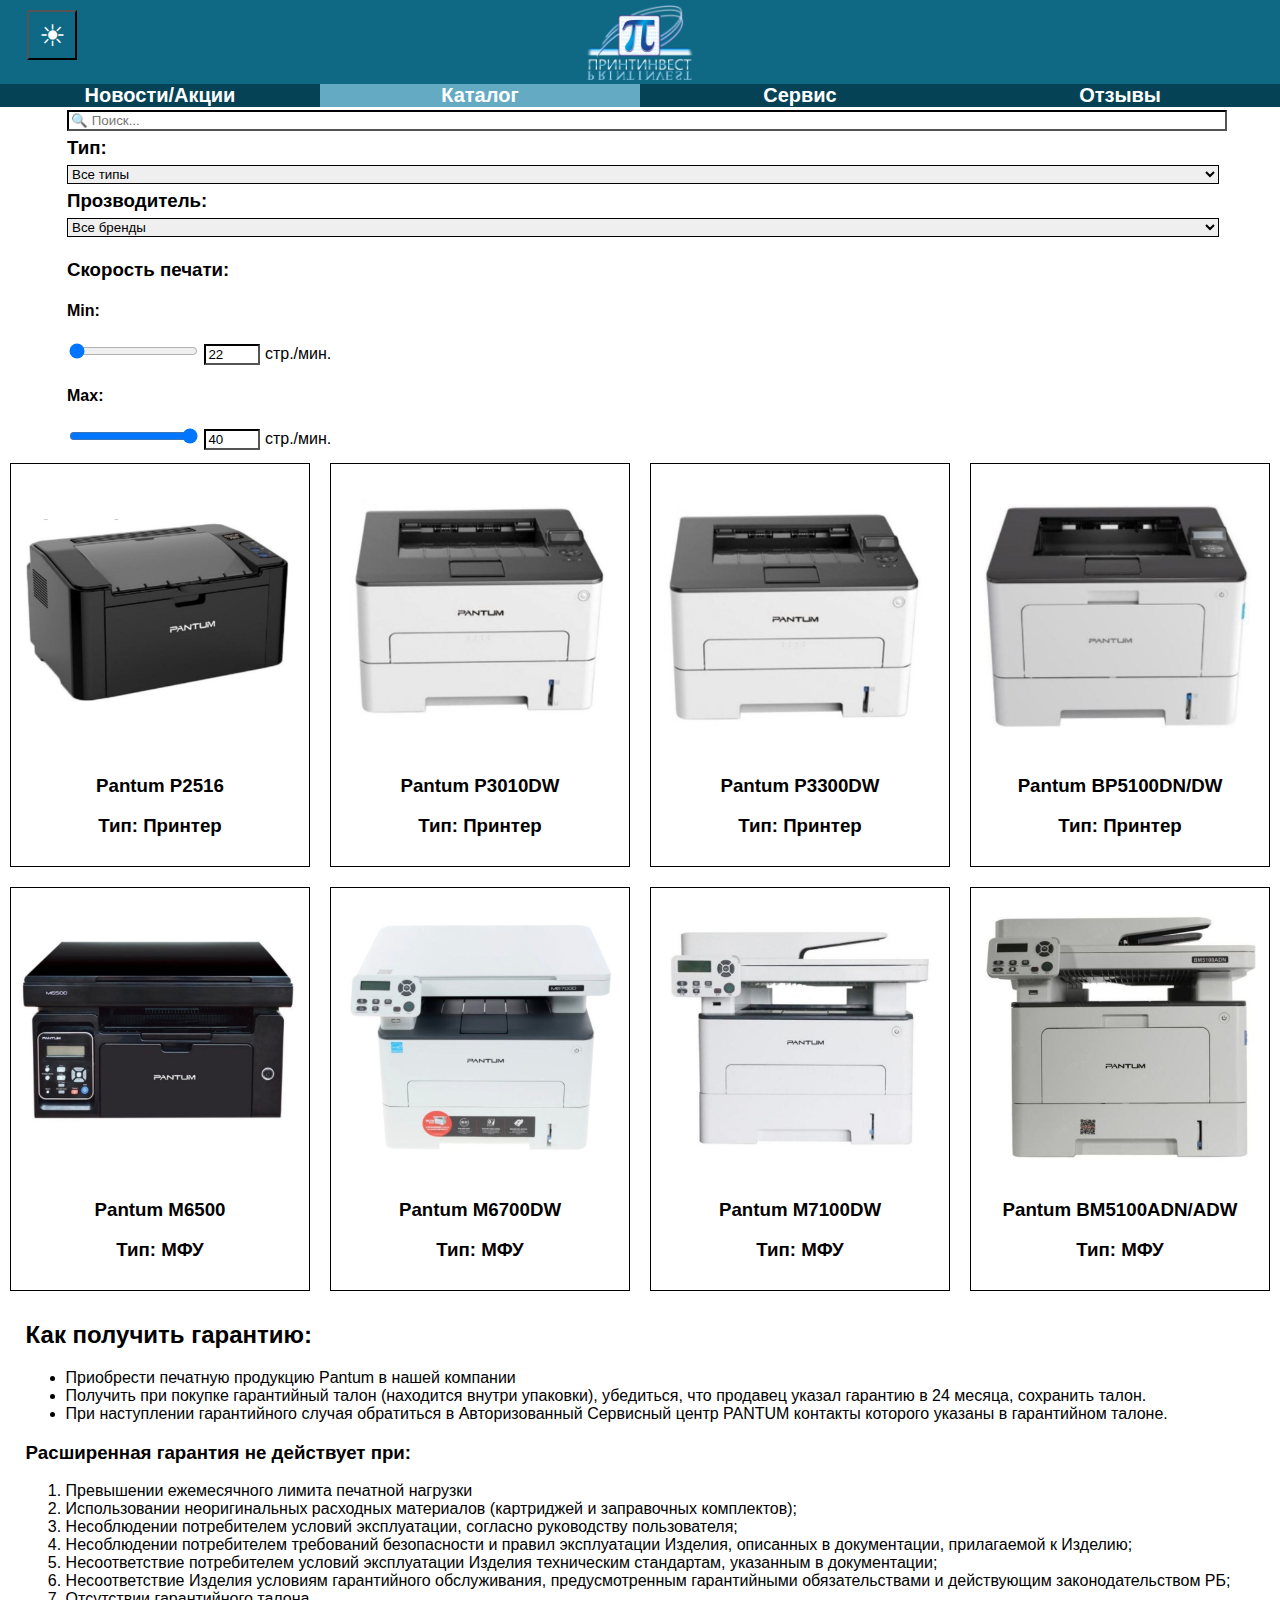
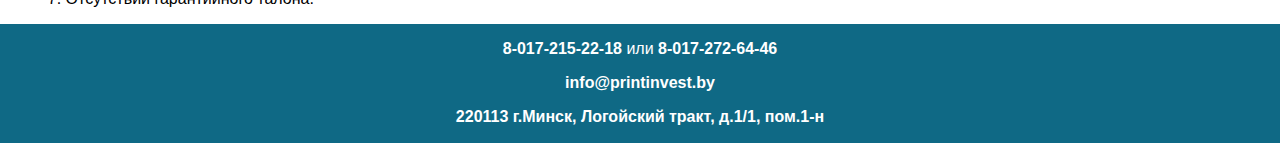
<file: html/catalog.html>
<!DOCTYPE html>
<html lang="rus">

<head>
    <meta charset="UTF-8">
    <meta name="viewport" content="width=device-width, initial-scale=1.0">
    <title>Каталог Принтинвест</title>
    <link href="/css/main.css" rel="stylesheet">
    <link href="/css/catalog.css" rel="stylesheet">
    <link rel="icon" type="image/x-icon" href="/assets/pi.svg">
    <script src="/js/main.js"></script>
</head>

<body>
    <header>
        <a href="/index.html">
            <img src="/assets/LOGO-WHITEpng.png" class="logo">
        </a>
        <button id="theme-toggle-button" style="float: right;">тема</button>
        <nav class="navDesctop">
            <ul>
                <li class="news"><a href="/html/news.html">Новости/Акции</a>
                    <ul class="dropdown">
                        <li><a href="/html/news.html#galery">Рекомендации</a></li>
                        <li><a href="/html/news.html#fistdiv">Новости</a></li>
                        <li><a href="/html/news.html#secdiv">Акции</a></li>
                    </ul>
                </li>
                <li class="catalog">
                    <a href="/html/catalog.html">Каталог</a>
                </li>
                <li class="serv"><a href="/html/serv.html">Сервис</a>
                    <ul class="dropdown">
                        <li><a href="/html/serv.html#services">Услуги</a></li>
                        <li><a href="/html/serv.html#sertTor">Сертификаты торговые</a></li>
                        <li><a href="/html/serv.html#sertEng">Сертификаты инженеров </a></li>
                    </ul>
                </li>
                <li class="mar"><a href="/html/mark.html">Отзывы</a>
                </li>
            </ul>
        </nav>
        <nav class="navMob">
            <ul>
                <li class="news"><a href="/html/news.html">Новости/Акции</a>
                    <ul>
                        <li><a href="/html/news.html#galery">Рекомендации</a></li>
                        <li><a href="/html/news.html#fistdiv">Новости</a></li>
                        <li><a href="/html/news.html#secdiv">Акции</a></li>
                    </ul>
                </li>
                <li class="catalog">
                    <a href="/html/catalog.html">Каталог</a>
                </li>
                <li class="serv"><a href="/html/serv.html">Сервис</a>
                    <ul>
                        <li><a href="/html/serv.html#services">Услуги</a></li>
                        <li><a href="/html/serv.html#sertTor">Сертификаты торговые</a></li>
                        <li><a href="/html/serv.html#sertEng">Сертификаты инженеров </a></li>
                    </ul>
                </li>
                <li class="mar"><a href="/html/mark.html">Отзывы</a>
                </li>
            </ul>
        </nav>
    </header>
    <section class="serchANDfilt">
        <input type="text" id="searchInput" placeholder="🔍 Поиск...">
        <h3>Тип:</h3>
        <select id="typeFilter">
            <option value="">Все типы</option>
        </select>
        <h3>Прозводитель:</h3>
        <select id="makerFilter">
            <option value="">Все бренды</option>
        </select>
        <div class="speed-filter">
            <h3>Скорость печати:</h3>
            <h4>Min:</h4>
            <input type="range" id="minSpeed" min="0" max="100" value="0">
            <input type="number" id="minSpeedValue" min="0" max="100" value="0">
            <span>стр./мин.</span>
            <h4>Max:</h4>
            <input type="range" id="maxSpeed" min="0" max="100" value="100">
            <input type="number" id="maxSpeedValue" min="0" max="100" value="100">
            <span>стр./мин.</span>
        </div>
    </section>
    <section class="items-list">
    </section>
    <section class="guarantee-info" style="margin-left: 2%; margin-right: 2%;">
        <h2>Как получить гарантию:</h2>
        <ul>
            <li>Приобрести печатную продукцию Pantum в нашей компании</li>
            <li>Получить при покупке гарантийный талон (находится внутри упаковки), убедиться, что продавец указал
                гарантию в 24 месяца, сохранить талон.</li>
            <li>При наступлении гарантийного случая обратиться в Авторизованный Сервисный центр PANTUM контакты которого
                указаны в гарантийном талоне.</li>
        </ul>
        <h3>Расширенная гарантия не действует при:</h3>
        <ol>
            <li>Превышении ежемесячного лимита печатной нагрузки</li>
            <li>Использовании неоригинальных расходных материалов (картриджей и заправочных комплектов);</li>
            <li>Несоблюдении потребителем условий эксплуатации, согласно руководству пользователя;</li>
            <li>Несоблюдении потребителем требований безопасности и правил эксплуатации Изделия, описанных в
                документации, прилагаемой к Изделию;</li>
            <li>Несоответствие потребителем условий эксплуатации Изделия техническим стандартам, указанным в
                документации;</li>
            <li>Несоответствие Изделия условиям гарантийного обслуживания, предусмотренным гарантийными обязательствами
                и действующим законодательством РБ;</li>
            <li>Отсутствии гарантийного талона.</li>
        </ol>
    </section>
    <footer>
        <p><a href="tel:80172152218">8-017-215-22-18</a> или <a href="tel:80172726446">8-017-272-64-46</a></p>
        <p><a href="mailto:info@printinvest.by">info@printinvest.by</a></p>
        <p><a href="https://maps.app.goo.gl/qGG9mgWPc4FnUMt97">220113 г.Минск, Логойский тракт, д.1/1, пом.1-н</a></p>
    </footer>
    <script src="/js/fetch.js"></script>
</body>

</html>
</file>
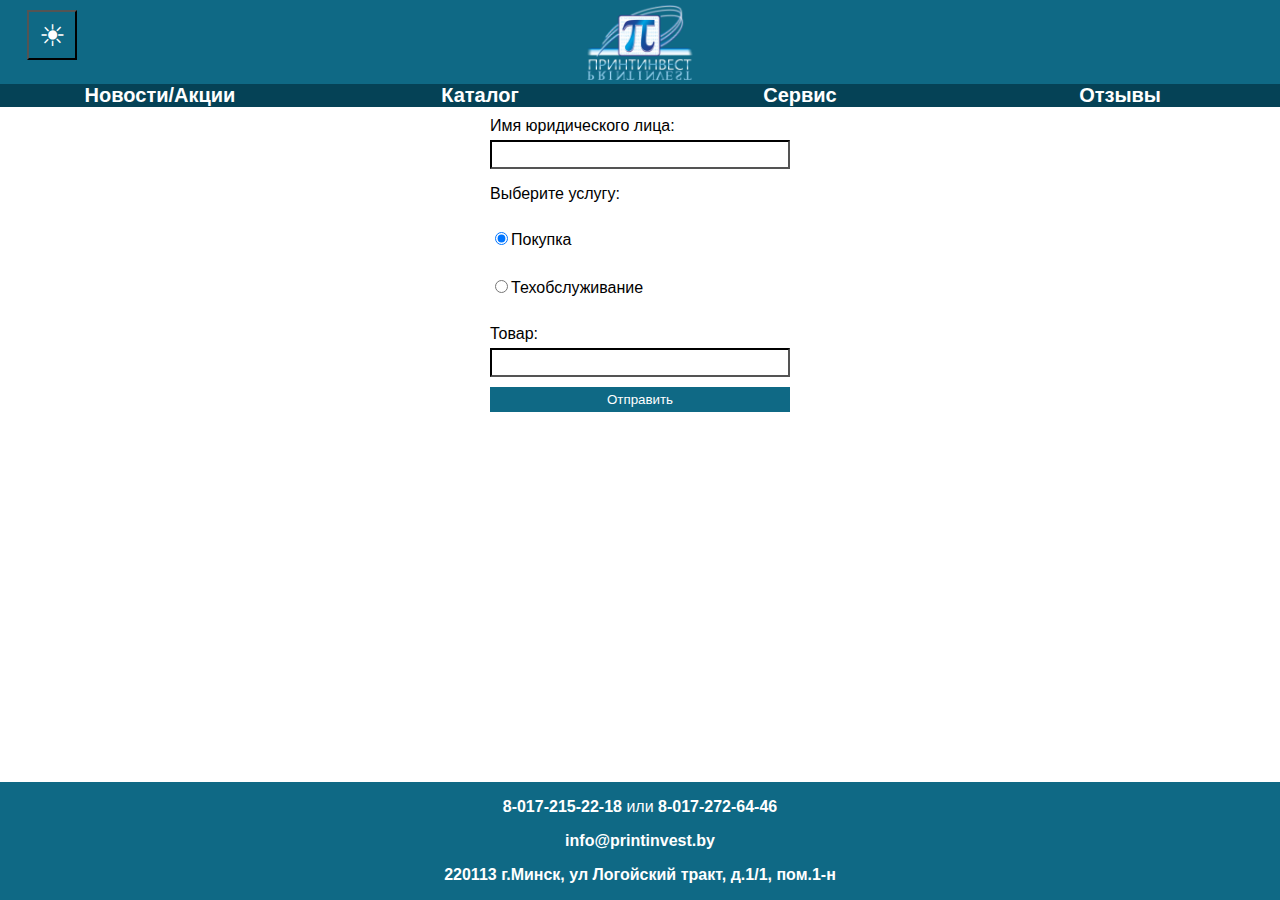
<file: html/form.html>
<!DOCTYPE html>
<html lang="en">

<head>
    <meta charset="UTF-8">
    <meta name="viewport" content="width=device-width, initial-scale=1.0">
    <title>Форма для письма</title>
    <link href="/css/main.css" rel="stylesheet">
    <link href="/css/form.css" rel="stylesheet">
    <link rel="icon" type="image/x-icon" href="/assets/pi.svg">
    <script src="/js/main.js"></script>
    <script src="/js/form.js"></script>
</head>

<body>
    <header>
        <a href="/html/main.html">
            <img src="/assets/LOGO-WHITEpng.png" class="logo">
        </a>
        <button id="theme-toggle-button" style="float: right;">тема</button>
        <nav class="navDesctop">
            <ul>
                <li class="news"><a href="/html/news.html">Новости/Акции</a>
                    <ul class="dropdown">
                        <li><a href="/html/news.html#galery">Рекомендации</a></li>
                        <li><a href="/html/news.html#fistdiv">Новости</a></li>
                        <li><a href="/html/news.html#secdiv">Акции</a></li>
                    </ul>
                </li>
                <li class="catalog">
                    <a href="/html/catalog.html">Каталог</a>
                </li>
                <li class="serv"><a href="/html/serv.html">Сервис</a>
                    <ul class="dropdown">
                        <li><a href="/html/serv.html#services">Услуги</a></li>
                        <li><a href="/html/serv.html#sertTor">Сертификаты торговые</a></li>
                        <li><a href="/html/serv.html#sertEng">Сертификаты инженеров </a></li>
                    </ul>
                </li>
                <li class="mar"><a href="/html/mark.html">Отзывы</a>
                </li>
            </ul>
        </nav>
        <nav class="navMob">
            <ul>
                <li class="news"><a href="/html/news.html">Новости/Акции</a>
                    <ul>
                        <li><a href="/html/news.html#galery">Рекомендации</a></li>
                        <li><a href="/html/news.html#fistdiv">Новости</a></li>
                        <li><a href="/html/news.html#secdiv">Акции</a></li>
                    </ul>
                </li>
                <li class="catalog">
                    <a href="/html/catalog.html">Каталог</a>
                </li>
                <li class="serv"><a href="/html/serv.html">Сервис</a>
                    <ul>
                        <li><a href="/html/serv.html#services">Услуги</a></li>
                        <li><a href="/html/serv.html#sertTor">Сертификаты торговые</a></li>
                        <li><a href="/html/serv.html#sertEng">Сертификаты инженеров </a></li>
                    </ul>
                </li>
                <li class="mar"><a href="/html/mark.html">Отзывы</a>
                </li>
            </ul>
        </nav>
    </header>
    <form id="serviceForm">
        <label for="companyName">Имя юридического лица:</label>
        <input type="text" id="companyName" name="companyName" required>



        <p>Выберите услугу:</p>

        <label for="purchase"><input type="radio" id="purchase" name="service" value="purchase" checked
                required>Покупка</label><br>

        <label for="maintenance"> <input type="radio" id="maintenance" name="service"
                value="maintenance">Техобслуживание</label><br>

        <label for="product">Товар:</label>
        <input type="text" id="product" name="product" required>

        <button type="submit">Отправить</button>
    </form>
    <footer>
        <p><a href="tel:80172152218">8-017-215-22-18</a> или <a href="tel:80172726446">8-017-272-64-46</a></p>
        <p><a href="mailto:info@printinvest.by">info@printinvest.by</a></p>
        <p><a href="https://maps.app.goo.gl/qGG9mgWPc4FnUMt97">220113 г.Минск, ул Логойский тракт, д.1/1, пом.1-н</a></p>
    </footer>
</body>

</html>
</file>
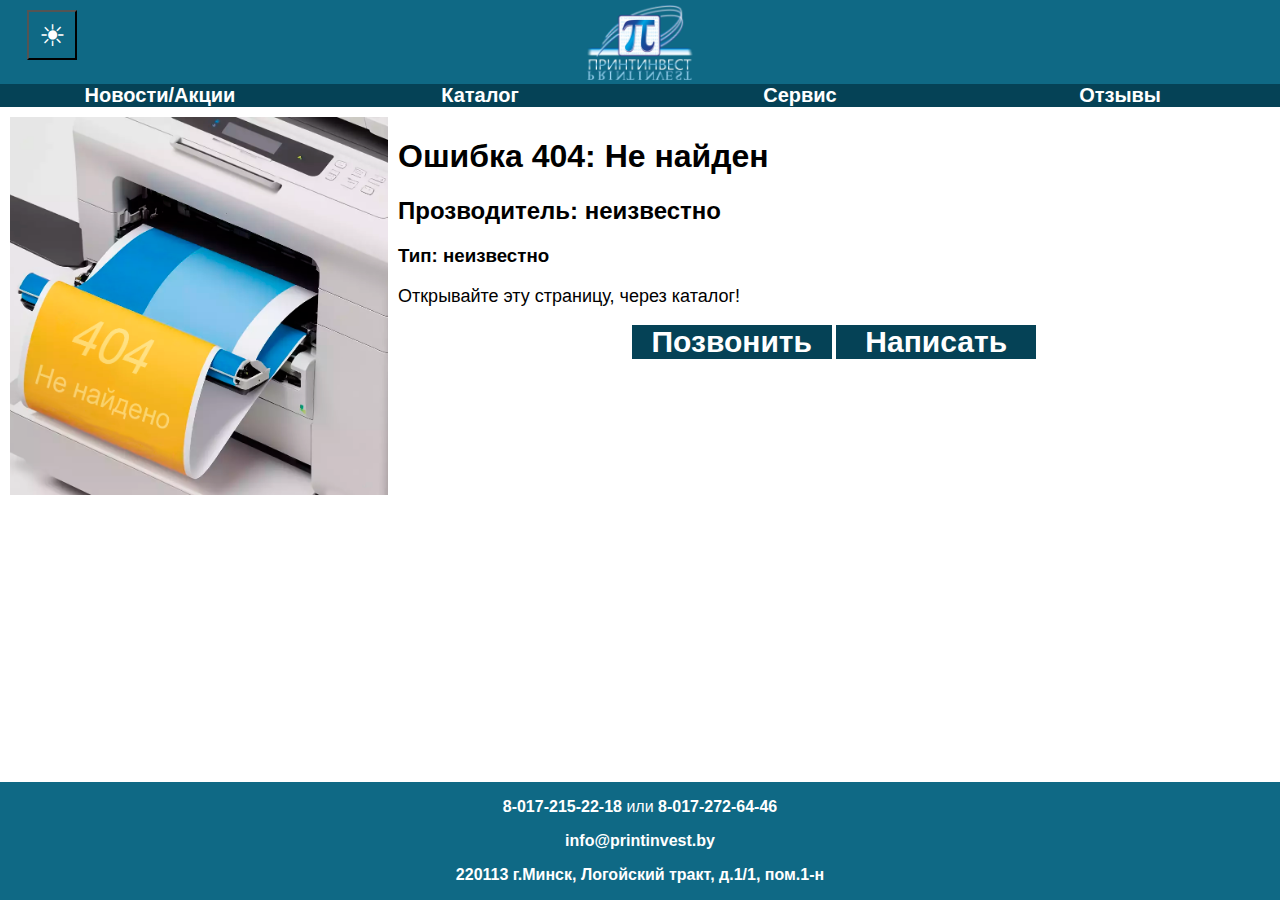
<file: html/item.html>
<!DOCTYPE html>
<html lang="en">

<head>
    <meta charset="UTF-8">
    <meta name="viewport" content="width=device-width, initial-scale=1.0">
    <title>Имя</title>
    <link rel="stylesheet" href="/css/main.css">
    <link rel="icon" type="image/x-icon" href="/assets/pi.svg">
    <script src="/js/main.js"></script>
    <style>
        .info{
            margin: 10px;

        }
        .info img {
            object-fit: contain;
            aspect-ratio: 1 / 1;
            float: left;
            margin-right: 10px;
            width: 30%;
            min-width: 200px;
        }
        .info a{
            background-color: #054256;
            display: inline-block;
            width: 200px;
            font-size: 30px;
            text-align: center;
            margin-bottom: 10px;
        }
        .info p{
            text-align: justify;
            font-size: large;
        }
        .info div{
            text-align: center;
        }
        html, body {
    height: 100%;
    margin: 0;
    display: flex;
    flex-direction: column;
}

.info {
    flex-grow: 1;
    /* Другие стили */
}
    </style>
<script src = "/js/item.js"></script>

</head>

<body>
    <header>
        <a href="/index.html">
            <img src="/assets/LOGO-WHITEpng.png" class="logo">
        </a>
        <button id="theme-toggle-button" style="float: right;">тема</button>
        <nav class="navDesctop">
            <ul>
                <li class="news"><a href="/html/news.html">Новости/Акции</a>
                    <ul class="dropdown">
                        <li><a href="/html/news.html#galery">Рекомендации</a></li>
                        <li><a href="/html/news.html#fistdiv">Новости</a></li>
                        <li><a href="/html/news.html#secdiv">Акции</a></li>
                    </ul>
                </li>
                <li class="catalog">
                    <a href="/htmlg/catalog.html">Каталог</a>
                </li>
                <li class="serv"><a href="/html/serv.html">Сервис</a>
                    <ul class="dropdown">
                        <li><a href="/html/serv.html#services">Услуги</a></li>
                        <li><a href="/html/serv.html#sertTor">Сертификаты торговые</a></li>
                        <li><a href="/html/serv.html#sertEng">Сертификаты инженеров </a></li>
                    </ul>
                </li>
                <li class="mar"><a href="/html/mark.html">Отзывы</a>
                </li>
            </ul>
        </nav>
        <nav class="navMob">
            <ul>
                <li class="news"><a href="/html/news.html">Новости/Акции</a>
                    <ul>
                        <li><a href="/html/news.html#galery">Рекомендации</a></li>
                        <li><a href="/html/news.html#fistdiv">Новости</a></li>
                        <li><a href="/html/news.html#secdiv">Акции</a></li>
                    </ul>
                </li>
                <li class="catalog">
                    <a href="/html/catalog.html">Каталог</a>
                </li>
                <li class="serv"><a href="/html/serv.html">Сервис</a>
                    <ul>
                        <li><a href="/html/serv.html#services">Услуги</a></li>
                        <li><a href="/html/serv.html#sertTor">Сертификаты торговые</a></li>
                        <li><a href="/html/serv.html#sertEng">Сертификаты инженеров </a></li>
                    </ul>
                </li>
                <li class="mar"><a href="/html/mark.html">Отзывы</a>
                </li>
            </ul>
        </nav>
    </header>
    <section class="info">
        <img src="/assets/erorr 404.png" class="image">
        <h1 class="name">Ошибка 404: Не найден</h1>
        <h2 class="maker">Прозводитель: неизвестно</h2>
        <h3 class="type">Тип: неизвестно</h3>
        <p class="about">Открывайте эту страницу, через каталог!</p>
        <div>
        <a href="tel:80172152218">Позвонить</a>
        <a class="mail">Написать</a>
        </div>
    </section>
    <footer>
        <p><a href="tel:80172152218">8-017-215-22-18</a> или <a href="tel:80172726446">8-017-272-64-46</a></p>
        <p><a href="mailto:info@printinvest.by">info@printinvest.by</a></p>
        <p><a href="https://maps.app.goo.gl/qGG9mgWPc4FnUMt97">220113 г.Минск, Логойский тракт, д.1/1, пом.1-н</a></p>
    </footer>
</body>

</html>
</file>
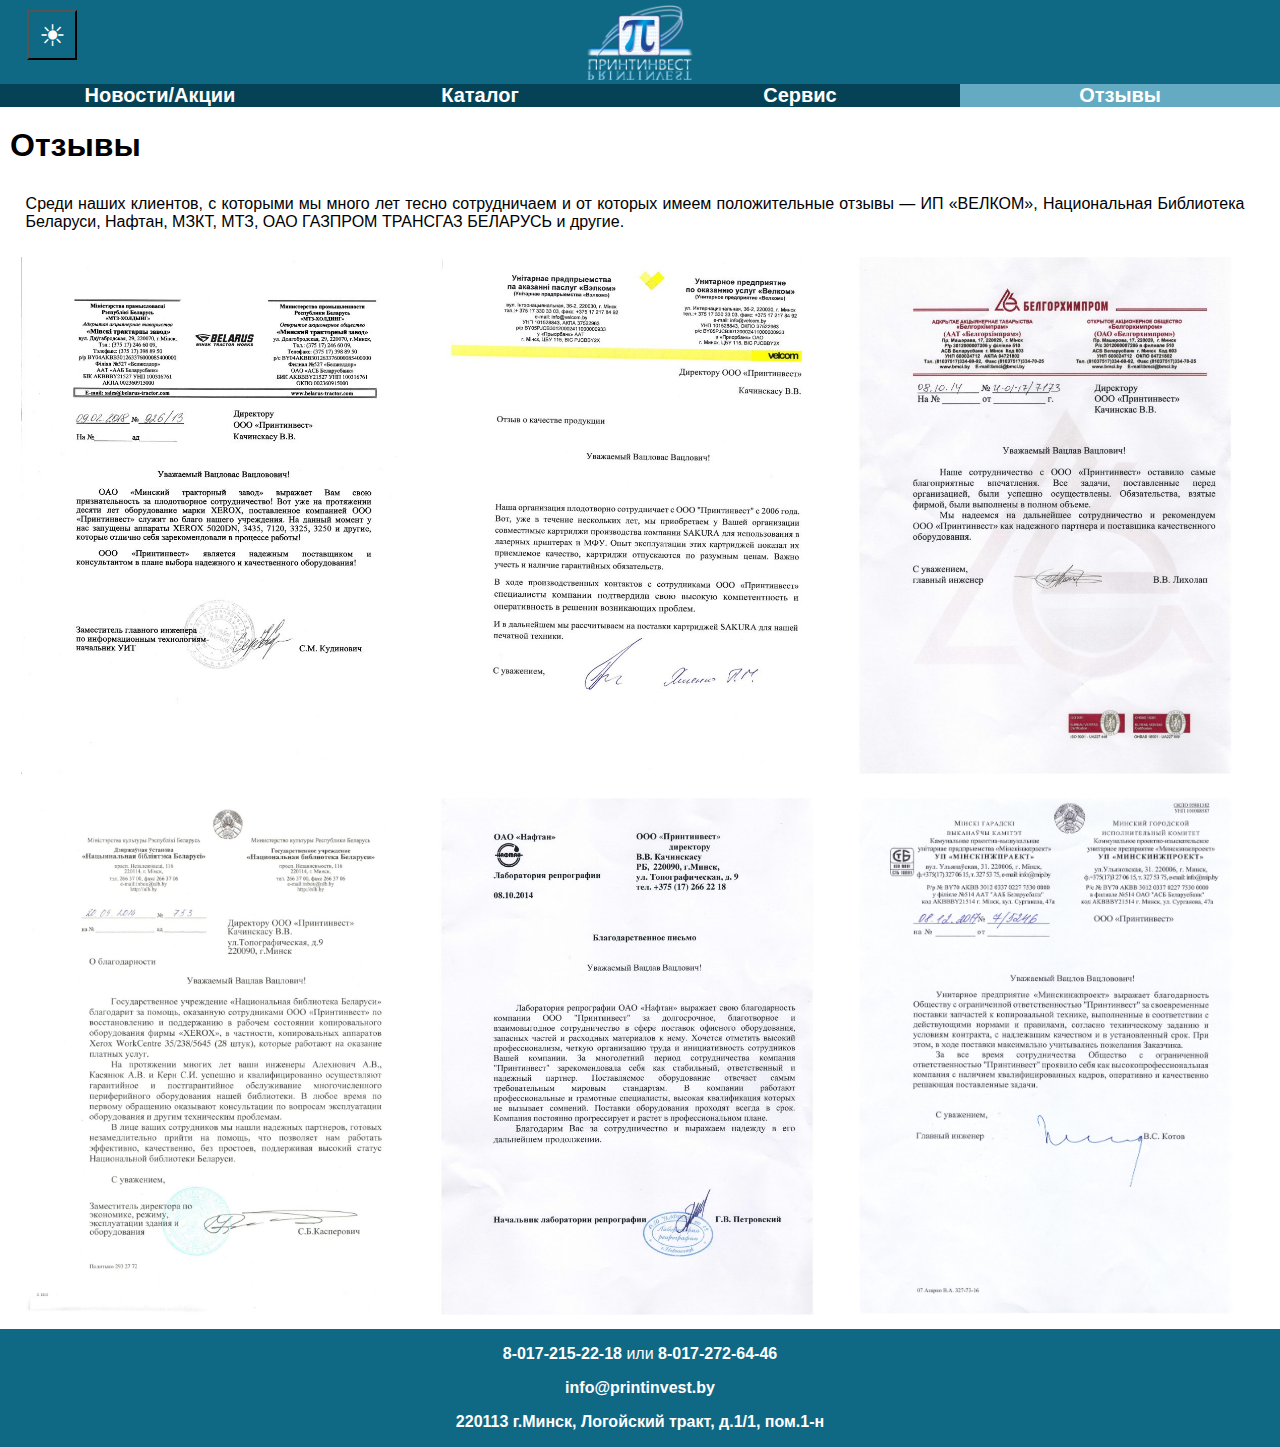
<file: html/mark.html>
<!DOCTYPE html>
<html lang="rus">

<head>
    <meta charset="UTF-8">
    <meta name="viewport" content="width=device-width, initial-scale=1.0">
    <title>Отзывы</title>
    <link href="/css/main.css" rel="stylesheet">
    <link href="/css/mark.css" rel="stylesheet">
    <link rel="icon" type="image/x-icon" href="/assets/pi.svg">
    <script src="/js/main.js"></script>
</head>

<body>
    <header>
        <a href="/index.html">
            <img src="/assets/LOGO-WHITEpng.png" class="logo">
        </a>
        <button id="theme-toggle-button" style="float: right;">тема</button>
        <nav class="navDesctop">
            <ul>
                <li class="news"><a href="/html/news.html">Новости/Акции</a>
                    <ul class="dropdown">
                        <li><a href="/html/news.html#galery">Рекомендации</a></li>
                        <li><a href="/html/news.html#fistdiv">Новости</a></li>
                        <li><a href="/html/news.html#secdiv">Акции</a></li>
                    </ul>
                </li>
                <li class="catalog">
                    <a href="/html/catalog.html">Каталог</a>
                </li>
                <li class="serv"><a href="/html/serv.html">Сервис</a>
                    <ul class="dropdown">
                        <li><a href="/html/serv.html#services">Услуги</a></li>
                        <li><a href="/html/serv.html#sertTor">Сертификаты торговые</a></li>
                        <li><a href="/html/serv.html#sertEng">Сертификаты инженеров </a></li>
                    </ul>
                </li>
                <li class="mar"><a href="/html/mark.html">Отзывы</a>
                </li>
            </ul>
        </nav>
        <nav class="navMob">
            <ul>
                <li class="news"><a href="/html/news.html">Новости/Акции</a>
                    <ul>
                        <li><a href="/html/news.html#galery">Рекомендации</a></li>
                        <li><a href="/html/news.html#fistdiv">Новости</a></li>
                        <li><a href="/html/news.html#secdiv">Акции</a></li>
                    </ul>
                </li>
                <li class="catalog">
                    <a href="/html/catalog.html">Каталог</a>
                </li>
                <li class="serv"><a href="/html/serv.html">Сервис</a>
                    <ul>
                        <li><a href="/html/serv.html#services">Услуги</a></li>
                        <li><a href="/html/serv.html#sertTor">Сертификаты торговые</a></li>
                        <li><a href="/html/serv.html#sertEng">Сертификаты инженеров </a></li>
                    </ul>
                </li>
                <li class="mar"><a href="/html/mark.html">Отзывы</a>
                </li>
            </ul>
        </nav>
    </header>
    <H1>Отзывы </H1>
    <p style="padding-left: 2%; padding-right: 2%;">Среди наших клиентов, с которыми мы много лет тесно сотрудничаем и от которых имеем положительные отзывы — ИП
        «ВЕЛКОМ», Национальная Библиотека Беларуси, Нафтан, МЗКТ, МТЗ, ОАО ГАЗПРОМ ТРАНСГАЗ БЕЛАРУСЬ и другие.</p>
    <section class="galery">
        <div class="item">
            <img src="/mark/img/ОТЗЫВЫ-ОДНИМ-ФАЙЛОМ-1-1-1-746x1024.jpg">
        </div>
        <div class="item">
            <img src="/mark/img/ОТЗЫВЫ-ОДНИМ-ФАЙЛОМ-1-2-746x1024.jpg">
        </div>
        <div class="item">
            <img src="/mark/img/ОТЗЫВЫ-ОДНИМ-ФАЙЛОМ-1-3-1-746x1024.jpg">
        </div>
        <div class="item">
            <img src="/mark/img/ОТЗЫВЫ-ОДНИМ-ФАЙЛОМ-1-4-1120x1536.jpg">
        </div>
        <div class="item">
            <img src="/mark/img/ОТЗЫВЫ-ОДНИМ-ФАЙЛОМ-1-5-746x1024.jpg">
        </div>
        <div class="item">
            <img src="/mark/img/ОТЗЫВЫ-ОДНИМ-ФАЙЛОМ-1-6-scaled.jpg">
        </div>
    </section>
    <footer>
        <p><a href="tel:80172152218">8-017-215-22-18</a> или <a href="tel:80172726446">8-017-272-64-46</a></p>
        <p><a href="mailto:info@printinvest.by">info@printinvest.by</a></p>
        <p><a href="https://maps.app.goo.gl/qGG9mgWPc4FnUMt97">220113 г.Минск, Логойский тракт, д.1/1, пом.1-н</a></p>
    </footer>
</body>

</html>
</file>
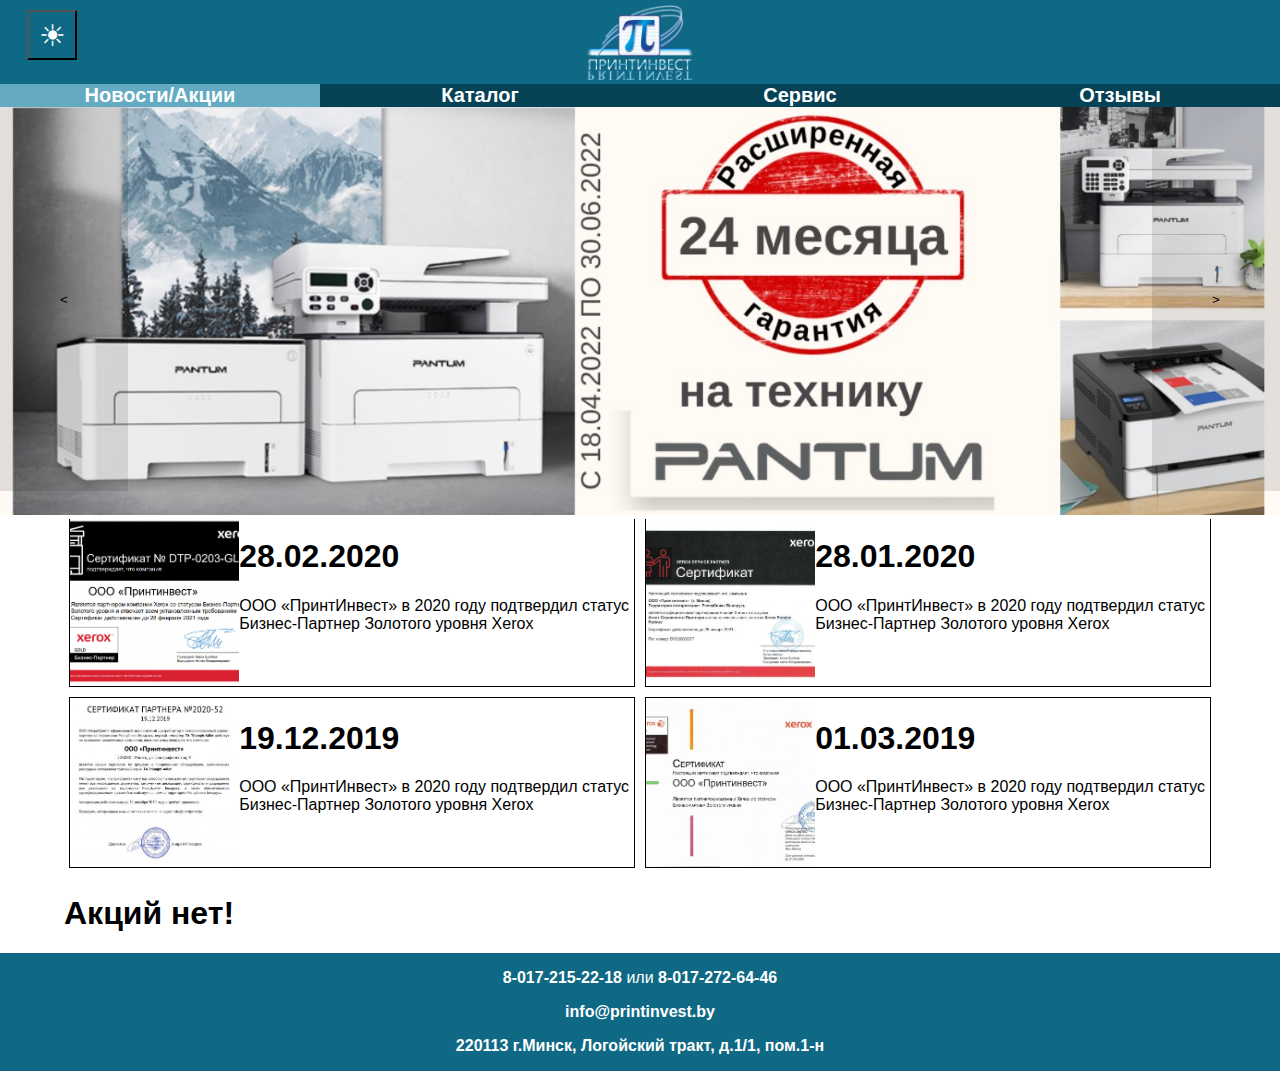
<file: html/news.html>
<!DOCTYPE html>
<html lang="rus">
<head>
    <meta charset="UTF-8">
    <meta name="viewport" content="width=device-width, initial-scale=1.0">
    <title>Новости/Акции Принтинвест</title>
    <link href="/css/main.css" rel="stylesheet">
    <link href="/css/news.css" rel="stylesheet">
    <link rel="icon" type="image/x-icon" href="/assets/pi.svg">
    <script src="/js/main.js"></script>
    <script src="/js/news.js"></script>
</head>
<body>
    <header>
        <a href="/index.html">
            <img src="/assets/LOGO-WHITEpng.png" class="logo">
        </a>
        <button id="theme-toggle-button" style="float: right;">тема</button>
        <nav class="navDesctop">
            <ul>
                <li class="news"><a href="/html/news.html">Новости/Акции</a>
                    <ul class="dropdown">
                        <li><a href="/html/news.html#galery">Рекомендации</a></li>
                        <li><a href="/html/news.html#fistdiv">Новости</a></li>
                        <li><a href="/html/news.html#secdiv">Акции</a></li>
                    </ul>
                </li>
                <li class="catalog">
                    <a href="/html/catalog.html">Каталог</a>
                </li>
                <li class="serv"><a href="/html/serv.html">Сервис</a>
                    <ul class="dropdown">
                        <li><a href="/html/serv.html#services">Услуги</a></li>
                        <li><a href="/html/serv.html#sertTor">Сертификаты торговые</a></li>
                        <li><a href="/html/serv.html#sertEng">Сертификаты инженеров </a></li>
                    </ul>
                </li>
                <li class="mar"><a href="/html/mark.html">Отзывы</a>
                </li>
            </ul>
        </nav>
        <nav class="navMob">
            <ul>
                <li class="news"><a href="/html/news.html">Новости/Акции</a>
                    <ul>
                        <li><a href="/html/news.html#galery">Рекомендации</a></li>
                        <li><a href="/html/news.html#fistdiv">Новости</a></li>
                        <li><a href="/html/news.html#secdiv">Акции</a></li>
                    </ul>
                </li>
                <li class="catalog">
                    <a href="/html/catalog.html">Каталог</a>
                </li>
                <li class="serv"><a href="/html/serv.html">Сервис</a>
                    <ul>
                        <li><a href="/html/serv.html#services">Услуги</a></li>
                        <li><a href="/html/serv.html#sertTor">Сертификаты торговые</a></li>
                        <li><a href="/html/serv.html#sertEng">Сертификаты инженеров </a></li>
                    </ul>
                </li>
                <li class="mar"><a href="/html/mark.html">Отзывы</a>
                </li>
            </ul>
        </nav>
    </header>
    <section class="galery" id="galery">
        <button id="next-slide-button">></button>
        <button id="prev-slide-button"><</button>
        <div class="carousel">
            <div class="carousel-slide">
                <img src="/assets/0-02-05-b1dcfedc2fed8dbe93e119af5278376e14d67935c0eefc5c89d7b6e18c24d647_1c6daa80563a62.jpg" alt="Slide 1">
            </div>
            <div class="carousel-slide">
                <diV>
                    <img src="/assets/1.png">
                    <h1>28.02.2020 </h1>
                    <p>ООО «ПринтИнвест» в 2020 году подтвердил статус Бизнес-Партнер Золотого уровня Xerox</p>
                </diV>
            </div>
            <div class="carousel-slide">
                <diV>
                    <img src="/assets/2.jpg">
                    <h1>28.01.2020 </h1>
                    <p>ООО «ПринтИнвест» в 2020 году подтвердил статус Бизнес-Партнер Золотого уровня Xerox</p>
                </diV>
            </div>
        </div>
    </section>
    <section class="firstdiv" id="fistdiv">
        <diV>
            <img src="/assets/1.png">
            <h1>28.02.2020 </h1>
            <p>ООО «ПринтИнвест» в 2020 году подтвердил статус Бизнес-Партнер Золотого уровня Xerox</p>
        </diV>
        <diV>
            <img src="/assets/2.jpg">
            <h1>28.01.2020 </h1>
            <p>ООО «ПринтИнвест» в 2020 году подтвердил статус Бизнес-Партнер Золотого уровня Xerox</p>
        </diV>
        <diV>
            <img src="/assets/3.jpg">
            <h1>19.12.2019 </h1>
            <p>ООО «ПринтИнвест» в 2020 году подтвердил статус Бизнес-Партнер Золотого уровня Xerox</p>
        </diV>
        <diV>
            <img src="/assets/4.jpg">
            <h1>01.03.2019 </h1>
            <p>ООО «ПринтИнвест» в 2020 году подтвердил статус Бизнес-Партнер Золотого уровня Xerox</p>
        </diV>
    </section>
    <section class="secdiv" id="secdiv">
        <div class=""><h1>Акций нет!</h1></div>
    </section>
    <footer>
        <p><a href="tel:80172152218">8-017-215-22-18</a> или <a href="tel:80172726446">8-017-272-64-46</a></p>
        <p><a href="mailto:info@printinvest.by">info@printinvest.by</a></p>
        <p><a href="https://maps.app.goo.gl/qGG9mgWPc4FnUMt97">220113 г.Минск, Логойский тракт, д.1/1, пом.1-н</a></p>
    </footer>
</body>
</html>
</file>
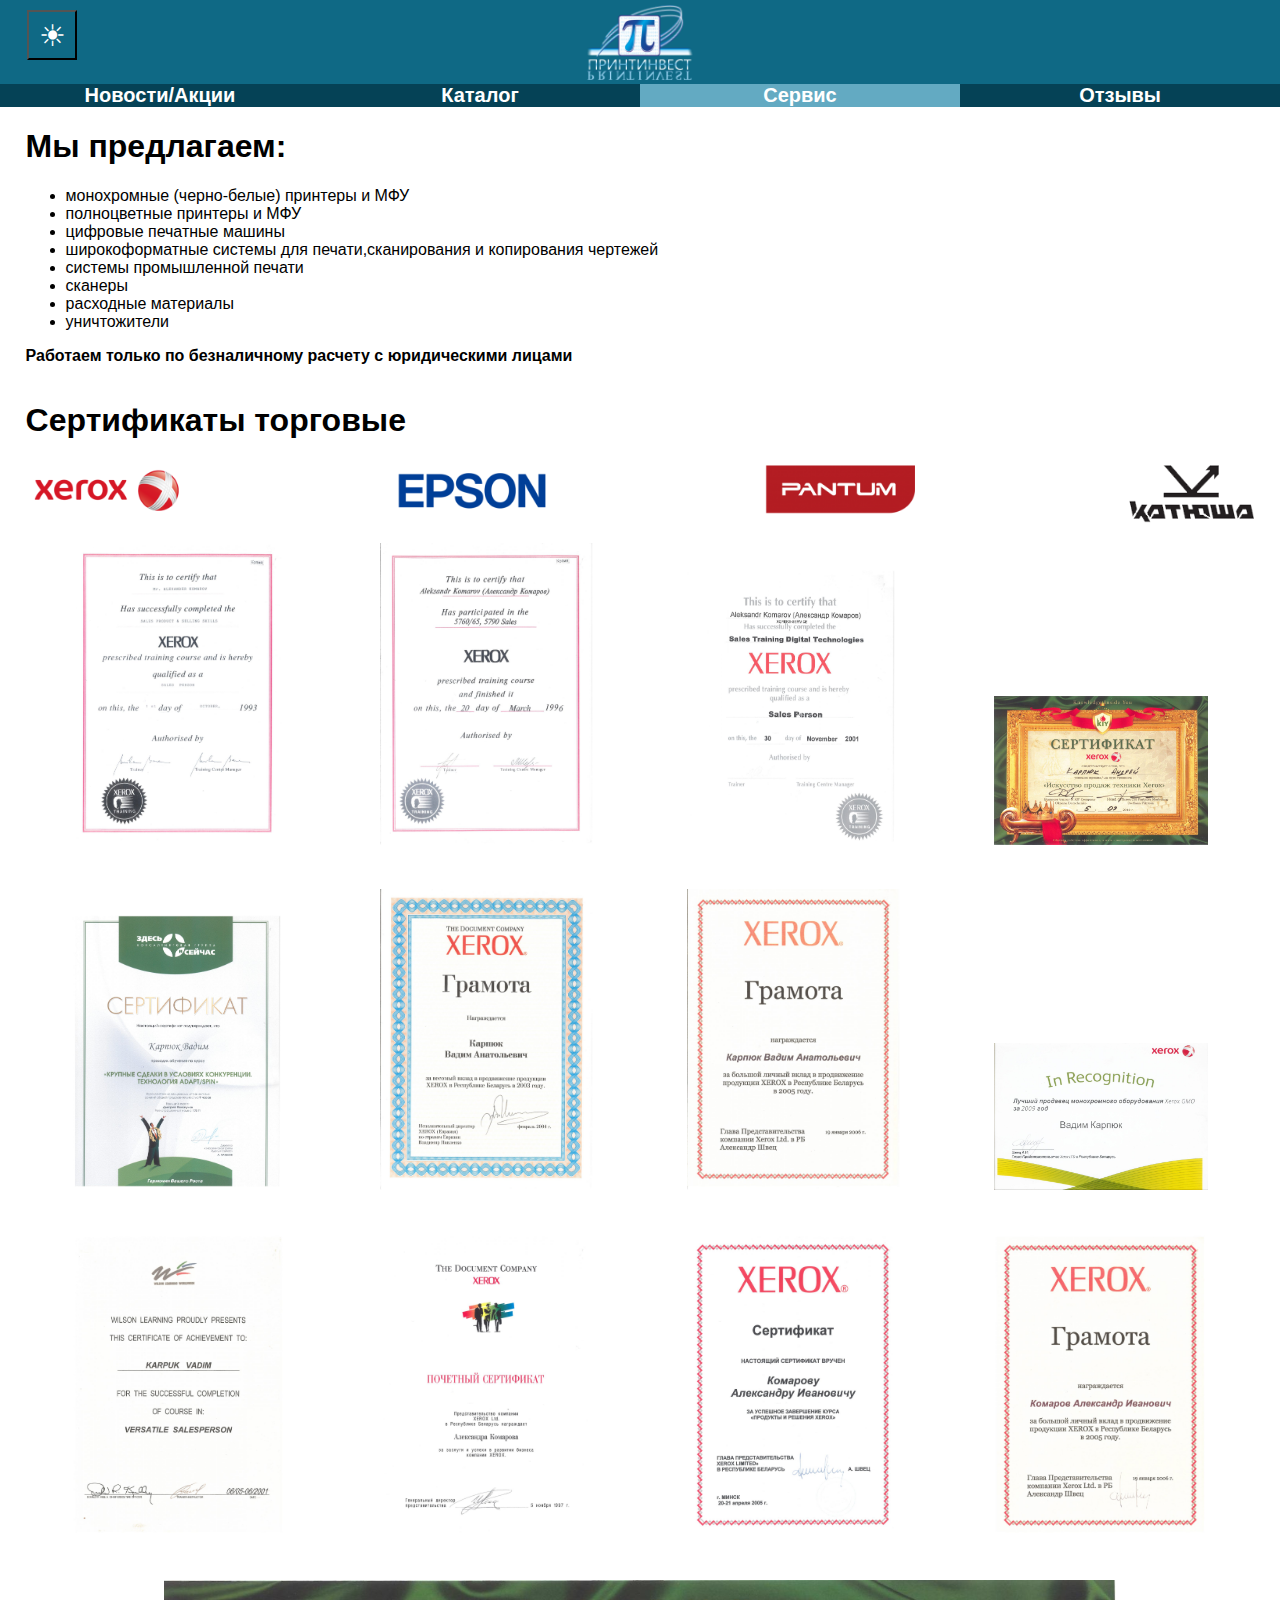
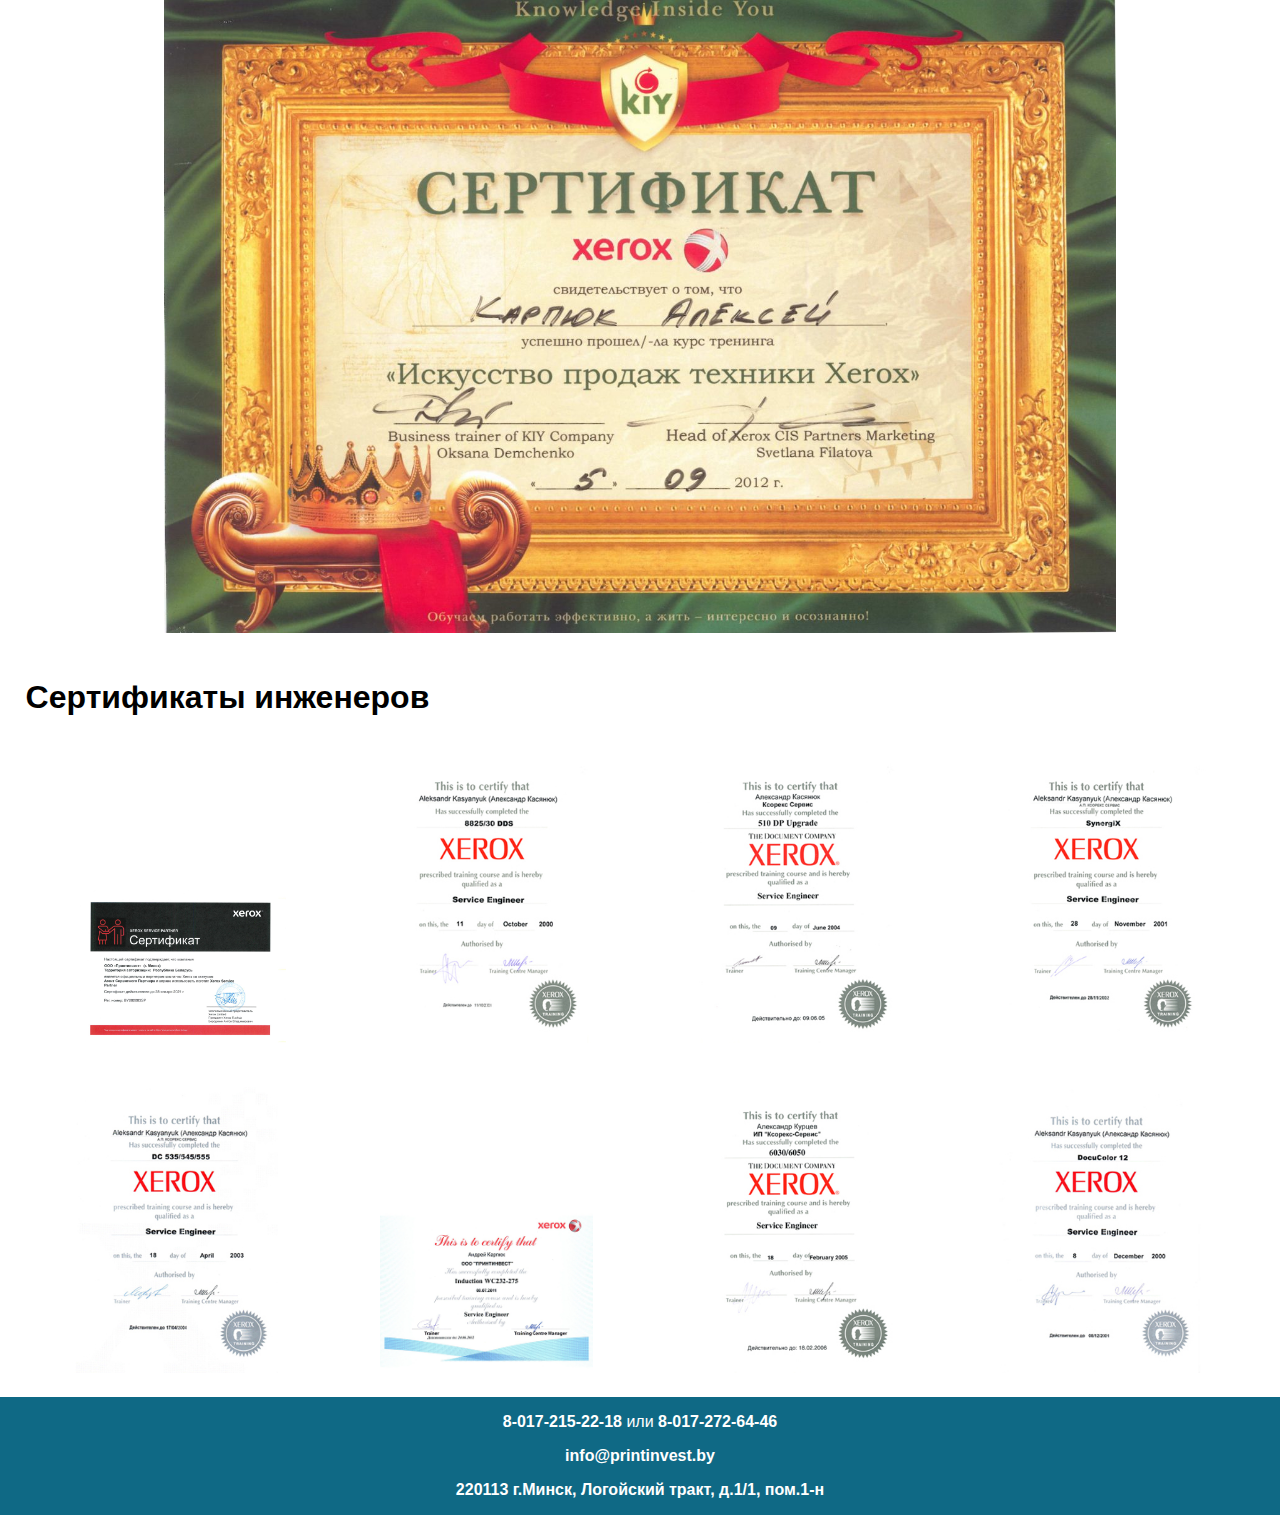
<file: html/serv.html>
<!DOCTYPE html>
<html lang="en">

<head>
    <meta charset="UTF-8">
    <meta name="viewport" content="width=device-width, initial-scale=1.0">
    <title>Сервис Принтинвест</title>
    <link href="/css/main.css" rel="stylesheet">
    <link rel="icon" type="image/x-icon" href="/assets/pi.svg">
    <link rel="stylesheet" href="/css/serv.css">
    <script src="/js/main.js"></script>
</head>

<body>
    <header>
        <a href="/index.html">
            <img src="/assets/LOGO-WHITEpng.png" class="logo">
        </a>
        <button id="theme-toggle-button" style="float: right;">тема</button>
        <nav class="navDesctop">
            <ul>
                <li class="news"><a href="/html/news.html">Новости/Акции</a>
                    <ul class="dropdown">
                        <li><a href="/html/news.html#galery">Рекомендации</a></li>
                        <li><a href="/html/news.html#fistdiv">Новости</a></li>
                        <li><a href="/html/news.html#secdiv">Акции</a></li>
                    </ul>
                </li>
                <li class="catalog">
                    <a href="/html/catalog.html">Каталог</a>
                </li>
                <li class="serv"><a href="/html/serv.html">Сервис</a>
                    <ul class="dropdown">
                        <li><a href="/html/serv.html#services">Услуги</a></li>
                        <li><a href="/html/serv.html#sertTor">Сертификаты торговые</a></li>
                        <li><a href="/html/serv.html#sertEng">Сертификаты инженеров </a></li>
                    </ul>
                </li>
                <li class="mar"><a href="/html/mark.html">Отзывы</a>
                </li>
            </ul>
        </nav>
        <nav class="navMob">
            <ul>
                <li class="news"><a href="/html/news.html">Новости/Акции</a>
                    <ul>
                        <li><a href="/html/news.html#galery">Рекомендации</a></li>
                        <li><a href="/html/news.html#fistdiv">Новости</a></li>
                        <li><a href="/html/news.html#secdiv">Акции</a></li>
                    </ul>
                </li>
                <li class="catalog">
                    <a href="/html/catalog.html">Каталог</a>
                </li>
                <li class="serv"><a href="/html/serv.html">Сервис</a>
                    <ul>
                        <li><a href="/html/serv.html#services">Услуги</a></li>
                        <li><a href="/html/serv.html#sertTor">Сертификаты торговые</a></li>
                        <li><a href="/html/serv.html#sertEng">Сертификаты инженеров </a></li>
                    </ul>
                </li>
                <li class="mar"><a href="/html/mark.html">Отзывы</a>
                </li>
            </ul>
        </nav>
    </header>
    <div class="main">
    <section id="services">
            <H1>Мы предлагаем:</H1>
            <ul>
                <li><font-size:14px>монохромные (черно-белые) принтеры и МФУ</font-size:14px></li>
                <li>полноцветные принтеры и МФУ</li>
                <li>цифровые печатные машины</li>
                <li>широкоформатные системы для печати,сканирования и копирования чертежей</li>
                <li>системы промышленной печати</li>
                <li>сканеры</li>
                <li>расходные материалы</li>
                <li>уничтожители</li>
            </ul>
            <p><strong>Работаем только по безналичному расчету с юридическими лицами</strong></p>
        </section>
        <section class="sertTor" id="sertTor">
            <h1>Сертификаты торговые</h1>
            <img src="/serv/tor/epson-3-1-1536x78.png">
            <div><img src="/serv/tor/000-000014-1-1089x1536.jpg"></div>
            <div><img src="/serv/tor/00000-0014-1089x1536.jpg"></div>
            <div><img src="/serv/tor/000000014-1-1182x1536.jpg"></div>
            <div><img src="/serv/tor/000000015-1536x1069.jpg"></div>
            <div><img src="/serv/tor/000000017-2-1182x1536.jpg"></div>
            <div><img src="/serv/tor/000000017-3-1089x1536.jpg"></div>
            <div><img src="/serv/tor/000000018-1089x1536.jpg"></div>
            <div><img src="/serv/tor/000000019-1536x1059.jpg"></div>
            <div><img src="/serv/tor/0000000110-1-1089x1536.jpg"></div>
            <div><img src="/serv/tor/0000000112-3-1089x1536.jpg"></div>
            <div><img src="/serv/tor/0000000113-2-1089x1536.jpg"></div>
            <div><img src="/serv/tor/0000000114-1-1089x1536.jpg"></div>
            <div><img src="/serv/tor/alexey-1536x1056.jpg"></div>
        </section>
        <section class="sertEng" id="sertEng">
            <h1>Сертификаты инженеров</h1>
            <div><img src="/serv/Eng/222-1536x1104.jpg"></div>
            <div><img src="/serv/Eng/sert1-big.jpg"></div>
            <div><img src="/serv/Eng/sert2-big.jpg"></div>
            <div><img src="/serv/Eng/sert3-big.jpg"></div>
            <div><img src="/serv/Eng/sert4-big.jpg"></div>
            <div><img src="/serv/Eng/sert5-big.jpg"></div>
            <div><img src="/serv/Eng/sert8-big.jpg"></div>
            <div><img src="/serv/Eng/sert10-big.jpg"></div>
        </section>

    
    </div>
    <footer>
        <p><a href="tel:80172152218">8-017-215-22-18</a> или <a href="tel:80172726446">8-017-272-64-46</a></p>
        <p><a href="mailto:info@printinvest.by">info@printinvest.by</a></p>
        <p><a href="https://maps.app.goo.gl/qGG9mgWPc4FnUMt97">220113 г.Минск, Логойский тракт, д.1/1, пом.1-н</a></p>
    </footer>
</body>

</html>
</file>
<file: css/main.css>
@import url(mainMobile.css) (max-width: 1000px);
#theme-toggle-button {
  position: absolute;
  top: 10px;
  left: 27px;
  font-size: 30px;
  aspect-ratio: 1/1;
  width: 50px;
  background-color: #0F6985;
  color: white;
}

header {
  background-color: #0F6985;
  text-align: center;
}
header .navDesctop ul {
  margin-top: 0;
  background-color: #054256;
  color: white;
  display: flex;
  margin: 0;
  padding: 0;
  align-items: center;
  justify-content: space-around;
  padding-left: 1%;
  list-style-type: none;
  margin: 0;
  padding: 0;
}
header .navDesctop ul li {
  flex: 1;
  font-size: 20px;
  position: relative;
}
header .navDesctop ul li:hover .dropdown {
  display: block;
}
header a:first-child {
  width: auto;
}

html {
  background-color: #0F6985;
}

.light-theme {
  --background-color: #ffffff;
  --text-color: #000000;
}
.light-theme * {
  border-color: #000000 !important;
}

.dark-theme {
  --background-color: #000000;
  --text-color: #ffffff;
}
.dark-theme * {
  border-color: white !important;
}
.dark-theme input[type=text] {
  background-color: rgb(42, 42, 42);
  color: white;
}
.dark-theme input[type=number] {
  background-color: rgb(42, 42, 42);
  color: white;
}
.dark-theme select {
  background-color: rgb(42, 42, 42);
  color: white;
}

body {
  font-family: Arial, sans-serif;
  background-color: var(--background-color);
  color: var(--text-color);
  margin: 0;
  padding: 0;
}

.logo {
  margin-top: 5px;
  height: 75px;
  display: inline-block;
}

.main {
  padding-left: 2%;
  padding-right: 2%;
}

footer {
  background-color: #0F6985;
  color: white;
  text-align: center;
  margin: 0;
  padding: 0.1px;
}
footer a {
  display: inline;
}
footer p {
  padding-bottom: 0;
}

a {
  color: white;
  text-decoration: none;
  font-weight: bold;
  transition: all 1s;
  display: inline-block;
  width: 100%;
}
a:hover {
  color: #63AAC2;
  text-decoration: underline;
  transition: all 1s;
}

.navDesctop .dropdown {
  display: none;
  position: absolute;
  background-color: #054256;
  width: 100%;
  box-shadow: 0px 8px 16px 0px rgba(0, 0, 0, 0.2);
  z-index: 1;
}
.navDesctop .dropdown li {
  padding: 12px;
  padding-left: auto;
  padding-right: auto;
  text-decoration: none;
  display: block;
}

@media (min-width: 1000px) {
  .mobile-menu-button {
    display: none;
  }
}
@media (min-width: 1000px) {
  .navMob {
    display: none;
  }
}/*# sourceMappingURL=main.css.map */
</file>
<file: css/catalog.css>
.catalog {
    background-color: #63aac2;
    margin: 0;
}
.catalog a:hover{
    color: #054256;
}

.items-list {
    display: flex;
    flex-flow: wrap;
    align-content: space-between;
    align-items: flex-start;
    justify-content: space-between;
}

.item {
    align-self: flex-end;
    flex: 1 1 230px;
    border: 1px black solid;
    text-align: center;
    margin: 10px;
    padding: 10px;
}
 

.item img {
    width: 100%;
    max-height: 300px;
    height: auto;
    /* Автоматическое определение высоты для сохранения пропорций */
    object-fit: contain; /* Обеспечивает, чтобы весь контент изображения был виден, не обрезая лишнее */
    /* Обрезка изображения, чтобы оно заполнило доступное пространство */
    aspect-ratio: 1 / 1;
    /* Сохранение пропорций 1:1 */
}


.item p {
    margin: 10px;
}

.serchANDfilt{
    width: 90%;
    margin-left: auto;
    margin-right: auto;
    
}
.serchANDfilt > *{
    width: 100%;
    margin: 3px;
}
</file>
<file: css/form.css>
form {
    display: flex;
    flex-direction: column;
    width: 300px;
    margin: 0 auto;
}

label {
    margin-top: 10px;
}

input[type="text"] {
    margin-top: 5px;
    padding: 5px;
}



form button {
    margin-top: 10px;
    padding: 5px;
    background-color: #0F6985;
    color: white;
    border: none;
    cursor: pointer;
}

form button:hover {
    background-color: #054256;
}

form{
    height: 100%;
}
html, body {
    height: 100%;
    margin: 0;
    display: flex;
    flex-direction: column;
}
</file>
<file: css/mark.css>
.mar{
    background-color: #63AAC2;
}
.mar a:hover{
    color: #054256;
}
h1{
    padding: 10px;
    margin-top: 10px;

}
h1 + p{
    text-align: justify;
    margin-right: 10px;
}
.galery{
    display: flex;
    flex-wrap: wrap;
    justify-content: space-between;
    width: 98%;
}

.item{
    flex: 1 1 30%; /* Базовая ширина каждого div составляет 33.33% от ширины родительского контейнера */
    text-align: center;
    
}

div img{
    object-fit: contain; /* Обеспечивает, чтобы весь контент изображения был виден, не обрезая лишнее */
    /* Обрезка изображения, чтобы оно заполнило доступное пространство */
    margin: 10px;
    width: 90%;
    /* max-height: 50vw; */
    height: auto;
}

@media (max-width: 768px) {
    .item {
        flex: 1 1 100%; /* На мобильных устройствах каждый div занимает всю ширину */
    }
}
</file>
<file: css/news.css>
.news{
    background-color: #63AAC2;
}
.news a:hover{
    color: #054256;
}

.news .dropdown{
    background-color: #63AAC2;
}

body{
    overflow-x: hidden;
}

div{
    
    height: max-content;
    margin: 0;
}

.firstdiv, .secdiv{
   margin: 20px 5%;
}


.galery{
    border: none;
}
.carousel {
    display: flex;
    overflow: hidden;
    width: 100%;
    border: none;
    aspect-ratio: 10 / 3;
}
.galery button{
    position: absolute;
    z-index: 2;
    width: 10%;

    aspect-ratio: 10 / 30;
    background: rgba(0, 0, 0, 0.105);
    border: none;
    cursor: pointer;
}
.dark-theme .galery button{
    background-color: rgba(255, 255, 255, 0.266);
    
}
#next-slide-button{
    right: 0;
}


.carousel-slide:first-child{
    z-index: 1;
}
.carousel-slide {
    background-color: white;
    flex: 0 0 100%;
    width: 100%;
    transition: transform 0.5s ease-in-out;
    position: absolute; /* Добавляем абсолютное позиционирование */
    left: 0; /* Устанавливаем начальное положение */
}
.dark-theme .carousel-slide{
    background-color: black;
}

.carousel-slide img {
    width: 100%;
    height: auto;
}
.carousel-slide div img{
    width: 30%;
    float: left;
}
.carousel-slide div{
    border: none;
}

.firstdiv{
    display: flex;
    flex-wrap: wrap;
    justify-content: space-between;
}

.firstdiv div{
    padding: 0;
    flex: 1 1 47%; 
    margin: 5px;
    aspect-ratio: 10 / 3;
    border: black 1px solid;
}

.firstdiv img{
    float: left;
    height: 100%;
}
</file>
<file: css/serv.css>
.serv{
    background-color: #63AAC2;
}
.serv a:hover{
    color: #054256;
}

.serv .dropdown{
    background-color: #63AAC2;
}
.sertTor, .sertEng{
    display: flex;
    flex-flow: wrap;
    align-content: space-between;
    align-items: flex-start;
    justify-content: space-between;
}
.sertTor div, .sertEng div{
    align-self: flex-end;
    flex: 1 1 230px;
    text-align: center;
    margin: 10px;
    padding: 10px;
    text-align: center;

}
.sertTor h1, .sertEng h1{
    width: 100%;
}
.sertTor>img{
    margin: 0;
    width: 100%;
}
section div img{
    width: 80%;
}
/* // ЧИНИСЬ!!!! */
</file>
